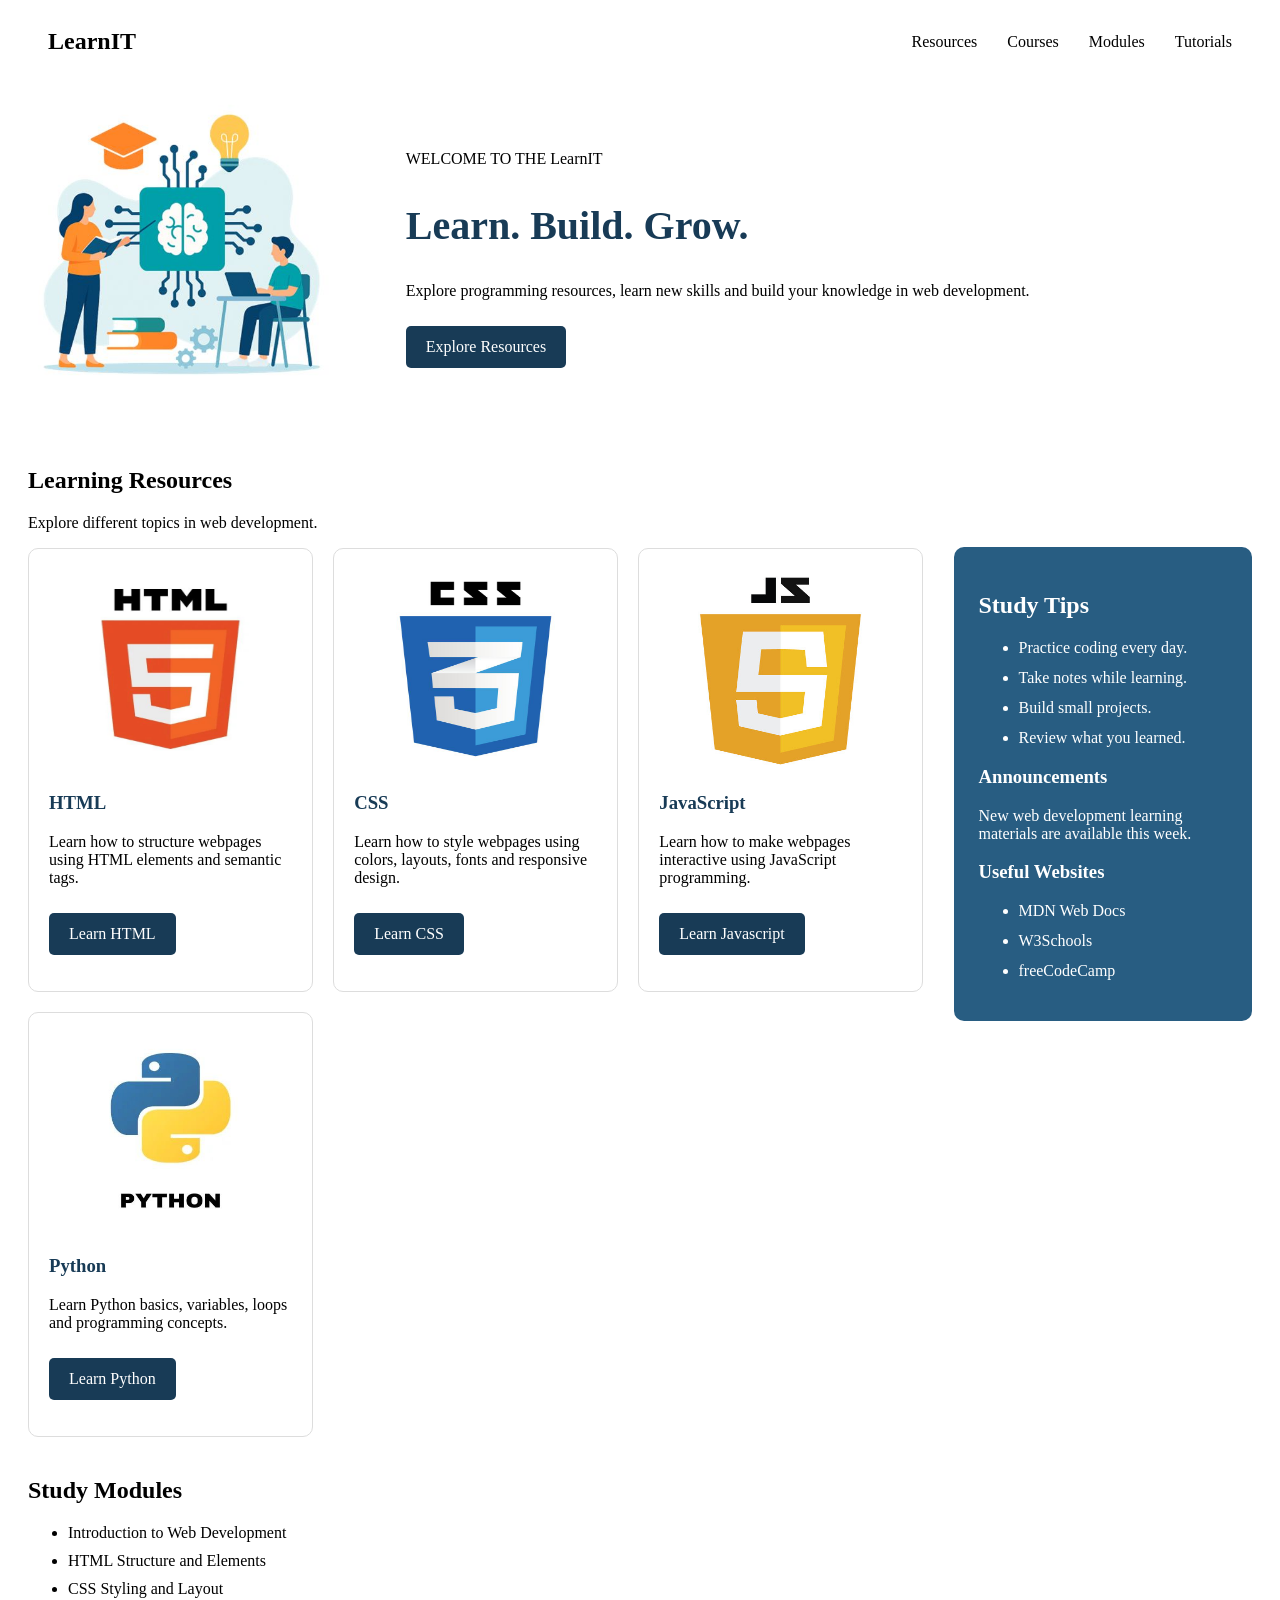
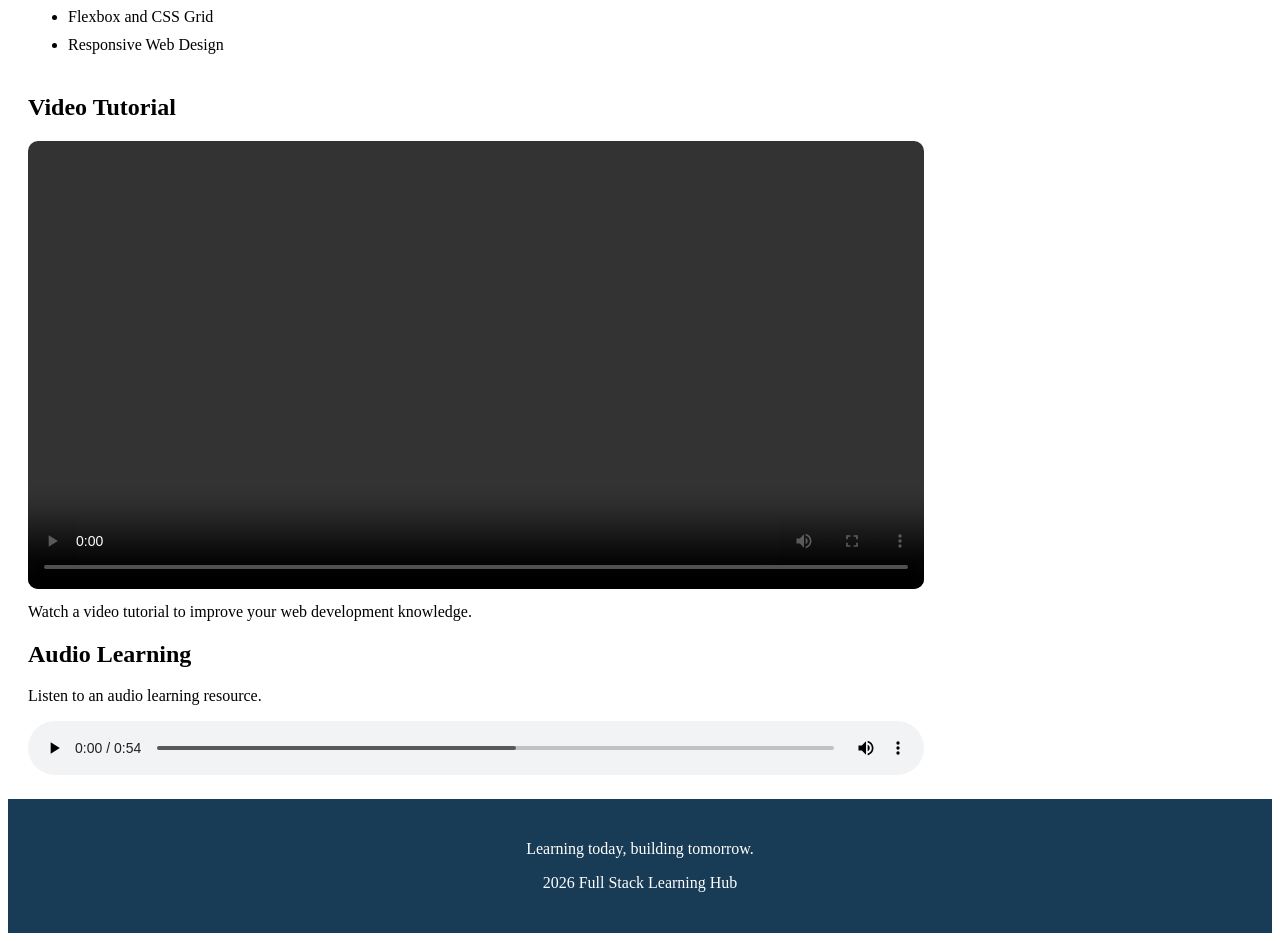
<file: index.html>
<!DOCTYPE html>
<html>
<head>
    <meta charset="utf-8">
    <meta name="viewport" content="width=device-width, initial-scale=1">
    <link rel="stylesheet" href="ws.css">
    <title>Full Stack</title>
</head>

<body>
    <header class="header">
        <nav class="nav">
            <h1 class="logo">LearnIT</h1>
            <ul class="navbar">
                <li><a href="#resources">Resources</a></li>
                <li><a href="#courses">Courses</a></li>
                <li><a href="#modules">Modules</a></li>
                <li><a href="#tutorials">Tutorials</a></li>
            </ul>
        </nav>
    </header>

    <main>
        <section class="hero">
            <figure>
                <img src="LearnIT.jpg" class="hero-img">
            </figure>
            <div class="hero-text">
                <p>WELCOME TO THE LearnIT</p>
                <h1>Learn. Build. Grow.</h1>
                <p>Explore programming resources, learn new skills and build your knowledge in web development.</p>
                <a href="#resources" class="btn">Explore Resources</a>
            </div>
        </section>

        <section id="resources" class="resources">
            <div class="main-content">
                <h2>Learning Resources</h2>
                <p>Explore different topics in web development.</p>

                <div class="resource-grid">
                    <article class="card">
                        <img src="HTML.jpg" class="img">
                        <h3>HTML</h3>
                        <p>Learn how to structure webpages using HTML elements and semantic tags.</p>
                        <p class="btn">Learn HTML</p>
                    </article>


                    <article class="card">
                        <img src="css.jpg" class="img">
                        <h3>CSS</h3>
                        <p>Learn how to style webpages using colors, layouts, fonts and responsive design.</p>
                        <p class="btn">Learn CSS</p>
                    </article>


                    <article class="card">
                        <img src="java.jpg" class="img">
                        <h3>JavaScript</h3>
                        <p>Learn how to make webpages interactive using JavaScript programming.</p>
                        <p class="btn">Learn Javascript</p>
                    </article>


                    <article class="card">
                        <img src="Python.jpg" class="img">
                        <h3>Python</h3>
                        <p>Learn Python basics, variables, loops and programming concepts.</p>
                        <p class="btn">Learn Python</p>
                    </article>
                </div>


               
                <section class="modules">
                    <h2>Study Modules</h2>
                    <ul>
                        <li>Introduction to Web Development</li>
                        <li>HTML Structure and Elements</li>
                        <li>CSS Styling and Layout</li>
                        <li>Flexbox and CSS Grid</li>
                        <li>Responsive Web Design</li>
                    </ul>
                </section>


                
                <section id="tutorials" class="tutorials">
                    <h2>Video Tutorial</h2>
                    <figure>
                        <video controls width="100%"><source src="Vid.mp4" type="video/mp4"> Your browser does not support video.
                        </video>
                        <figcaption>Watch a video tutorial to improve your web development knowledge.</figcaption>
                    </figure>


                    <h2>Audio Learning</h2>
                    <p>Listen to an audio learning resource.</p>
                    <audio controls><source src="audio.mp3" type="audio/mpeg"> Your browser does not support audio.</audio>
                </section>
            </div>


            <aside class="sidebar">
                <h2>Study Tips</h2>
                <ul>
                    <li>Practice coding every day.</li>
                    <li>Take notes while learning.</li>
                    <li>Build small projects.</li>
                    <li>Review what you learned.</li>
                </ul>
                <h3>Announcements</h3>
                <p>New web development learning materials are available this week.</p>
                <h3>Useful Websites</h3>
                <ul>
                    <li>
                        <a href="https://developer.mozilla.org/"
                           target="_blank">MDN Web Docs</a>
                    </li>

                    <li>
                        <a href="https://www.w3schools.com/"
                           target="_blank">W3Schools</a>
                    </li>

                    <li>
                        <a href="https://www.freecodecamp.org/"
                           target="_blank">freeCodeCamp</a>
                    </li>
                </ul>

            </aside>

        </section>

    </main>

    <footer>
        <p>Learning today, building tomorrow.</p>
        <p>2026 Full Stack Learning Hub</p>
    </footer>

</body>
</html>
</file>
<file: ws.css>
.header {
    padding: 20px 40px;
}

.nav {
    display: flex;
    justify-content: space-between;
    align-items: center;
    gap: 20px;
}

.logo {
    margin: 0;
}

.navbar {
    display: flex;
    justify-content: flex-end;
    align-items: center;
    gap: 30px;
    flex-wrap: wrap;
    list-style: none;
    margin: 0;
    padding: 0;
}

.navbar a {
    color: black;
    text-decoration: none;
}

.navbar a:hover {
    color: #183b56;
}



.hero {
    display: flex;
    align-items: center;
    padding: 20px;
    gap: 70px;
}

.hero figure {
    margin: 0;
    width: 40%;
}

.hero-img {
    width: 100%;
    border-radius: 10px;
}

.hero-text{
    width: 110%;
}
.hero-text h1 {
    justify-content: start;
    font-size: 40px;
    color: #183b56;
}

.btn {
    display: inline-block;
    background-color: #183b56;
    color: white;
    text-decoration: none;
    padding: 12px 20px;
    margin-top: 10px;
    border-radius: 5px;
}

.btn:hover {
    background-color: #285d82;
}




.resources {
    display: grid;
    grid-template-columns: 3fr 1fr;
    gap: 30px;
    padding: 20px;
}

.resource-grid {
    display: grid;
    grid-template-columns: repeat(3, 1fr);
    gap: 20px;
}

.card {
    background-color: white;
    border: 1px solid #ddd;
    padding: 20px;
    border-radius: 10px;
}

.card img {
    width: 100%;
    height: 200px;
    border-radius: 5px;
}

.card h3 {
    color: #183b56;
}



.modules {
    margin-top: 40px;
}

.modules li {
    margin-bottom: 10px;
}



.tutorials {
    margin-top: 40px;
}

.tutorials video {
    border-radius: 10px;
}

.tutorials audio {
    width: 100%;
}

.tutorials figure {
    margin: 0;
}

.tutorials figcaption {
    margin-top: 10px;
}




.sidebar {
    background-color: #285d82;
    padding: 25px;
    border-radius: 10px;
    margin-top: 100px;
    height: fit-content;
}

.sidebar h2,
.sidebar h3,
.sidebar p,
.sidebar li,
.sidebar a {
    color: white;
}

.sidebar li {
    margin-bottom: 12px;
}

.sidebar a {
    text-decoration: none;
}




footer {
    background-color: #183b56;
    color: white;
    text-align: center;
    padding: 25px;
}




@media screen and (max-width: 900px) {

    .resources {
        grid-template-columns: 1fr;
    }

    .hero-img {
        width: 100%;
    }

    .hero-text h1 {
        font-size: 32px;
    }
}




@media screen and (max-width: 600px) {

    .header {
        padding: 20px;
    }

    .nav {
        flex-direction: column;
        gap: 20px;
    }

    .navbar {
        justify-content: center;
        gap: 15px;
    }

    .hero {
        flex-direction: column;
        padding: 20px;
        gap: 20px;
    }

    .hero figure {
        width: 100%;
    }

    .hero-text h1 {
        font-size: 28px;
    }

    .resources {
        padding: 20px;
    }

    .resource-grid {
        grid-template-columns: 1fr;
    }

    .card img {
        height: 200px;
    }
}
</file>
